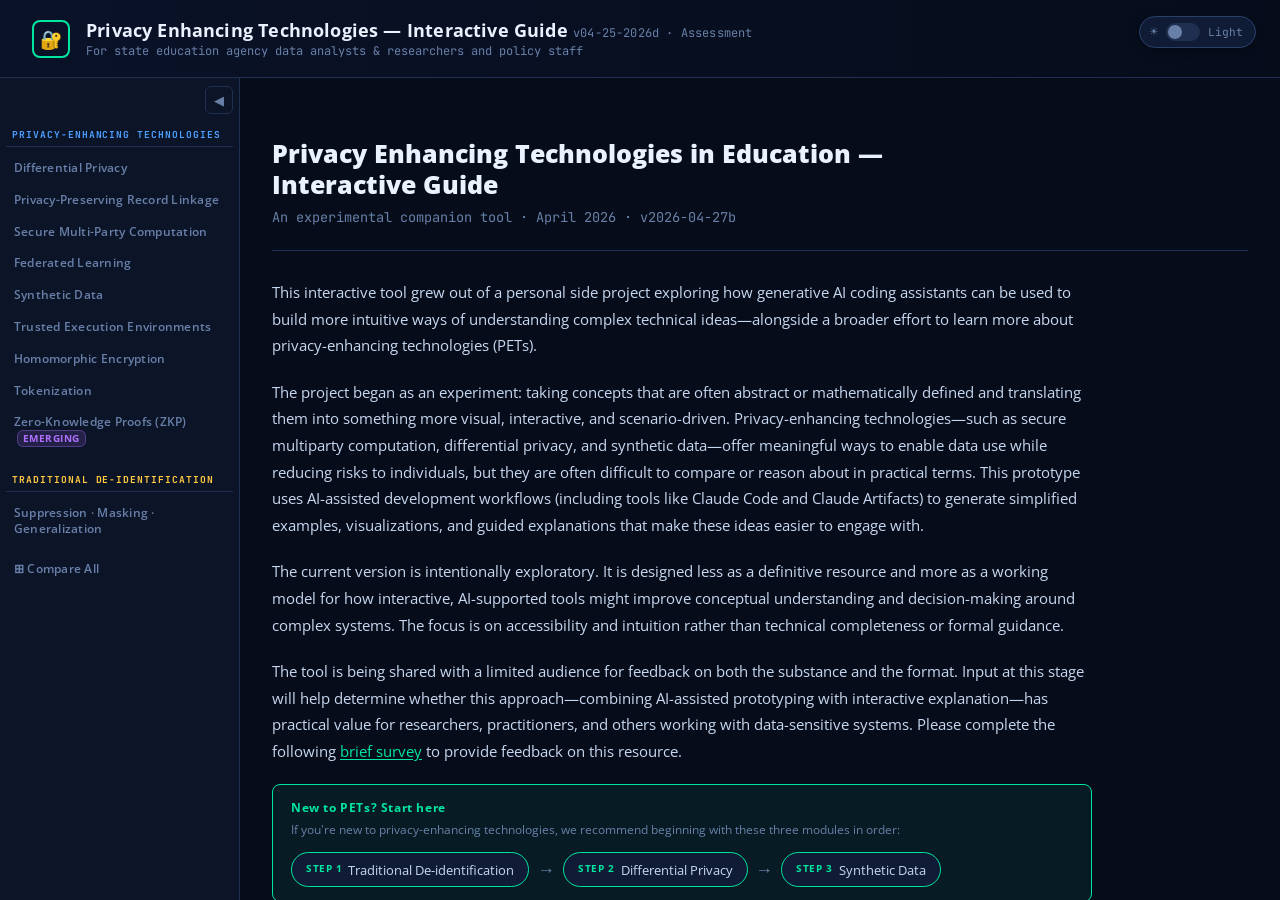
<file: index.html>
<!DOCTYPE html>
<html lang="en">
<head>
  <meta charset="UTF-8">
  <meta http-equiv="refresh" content="0; url=/pets/">
  <title>Redirecting…</title>
</head>
<body>
  <script>window.location.replace('/pets/');</script>
  <p>Redirecting to <a href="/pets/">/pets/</a>…</p>
</body>
</html>
</file>
<file: pets/styles.css>
/* =============================================================================
   Privacy Enhancing Technologies — Interactive Guide
   styles.css

   All visual styles for the PETs simulation. Organised into:
     1.  Custom properties (design tokens)
     2.  Reset & base
     3.  Layout — app shell, header, nav, main
     4.  Module header & use-case callout
     5.  Panels
     6.  Tradeoff chips
     7.  Grid helpers
     8.  Buttons
     9.  Slider
     10. Badge pills
     11. Data table
     12. Keyframe animations
     13. Module-specific — DP
     14. Module-specific — PPRL
     15. Module-specific — MPC
     16. Module-specific — Federated Learning
     17. Module-specific — Synthetic Data
     18. Module-specific — TEE
     19. Module-specific — Comparison table
     20. Step walkthrough list
     21. Module transition
     22. Tooltip system
   ============================================================================= */


/* ─────────────────────────────────────────────────────────────────────────────
   1. Custom properties (design tokens)
   ───────────────────────────────────────────────────────────────────────────── */
:root {
  /* Background layers */
  --bg:       #060c1a;
  --panel:    #0c1428;
  --panel2:   #101c35;

  /* Border shades */
  --border:   #1e2f50;
  --border2:  #2a3f6a;

  /* Brand colours */
  --mint:      #00e5a0;   /* primary accent — used for "good" / "low risk" */
  --mint-dim:  #00a06e;
  --coral:     #ff3d5a;   /* warning accent — used for "high risk" / danger */
  --coral-dim: #9b1f31;
  --amber:     #ffc940;   /* caution accent — used for "medium" values */
  --blue:      #4d9fff;   /* informational accent */
  --blue-dim:  #2a5c99;
  --purple:    #b06fff;   /* emerging/advanced accent — matches trad-module nav colour */

  /* Text hierarchy */
  --text:        #c8d8f0;   /* body copy */
  --text-dim:    #6880a8;   /* secondary / labels */
  --text-bright: #eaf2ff;   /* headings / emphasis */

  /* Typography */
  --font-display: 'Open Sans', sans-serif;
  --font-mono:    'JetBrains Mono', monospace;
}


/* ─────────────────────────────────────────────────────────────────────────────
   2. Reset & base
   ───────────────────────────────────────────────────────────────────────────── */
* { box-sizing: border-box; margin: 0; padding: 0; }
html { height: 100%; }
body {
  height: 100%;
  overflow: hidden;
  background: var(--bg);
  color: var(--text);
  font-family: var(--font-display);
}


/* ─────────────────────────────────────────────────────────────────────────────
   3. Layout — app shell, header, nav, main
   ───────────────────────────────────────────────────────────────────────────── */
.app { display: flex; flex-direction: column; height: 100vh; }

header {
  border-bottom: 1px solid var(--border);
  padding: 18px 32px;
  display: flex; align-items: center; gap: 16px;
  background: linear-gradient(90deg, #0a1228 0%, #060c1a 100%);
}

/* Small branded square in the top-left corner */
.logo-mark {
  width: 38px; height: 38px;
  border: 2px solid var(--mint);
  border-radius: 8px;
  display: flex; align-items: center; justify-content: center;
  font-size: 18px; color: var(--mint); flex-shrink: 0;
}

/* Logo + title home button — resets button chrome, inherits flex layout */
.header-home {
  display: inline-flex; align-items: center; gap: 16px;
  appearance: none; -webkit-appearance: none;
  background: none; border: none; padding: 0; margin: 0;
  cursor: pointer; text-align: left; color: inherit;
  font: inherit; line-height: inherit;
  border-radius: 6px;
  transition: opacity 0.15s;
}
.header-home:hover { opacity: 0.8; }
.header-home:hover h1 { text-decoration: underline; text-underline-offset: 3px; }

header h1 {
  font-size: 1.1rem; font-weight: 700;
  color: var(--text-bright); letter-spacing: 0.01em;
}
header p {
  font-size: 0.75rem; color: var(--text-dim);
  font-family: var(--font-mono); margin-top: 1px;
}

/* ── About page ─────────────────────────────────────────────────────────────── */
.about-hero {
  padding: 32px 0 24px;
  border-bottom: 1px solid var(--border);
  margin-bottom: 28px;
}
.about-hero .about-eyebrow {
  display: inline-block;
  font-family: var(--font-mono);
  font-size: 0.7rem;
  letter-spacing: 0.12em;
  text-transform: uppercase;
  color: var(--mint);
  margin-bottom: 10px;
}
.about-hero h2 {
  font-size: 1.55rem;
  font-weight: 800;
  color: var(--text-bright);
  line-height: 1.25;
  max-width: 720px;
  margin-bottom: 8px;
}
.about-hero .about-subtitle {
  font-size: 0.85rem;
  color: var(--text-dim);
  font-family: var(--font-mono);
}
.about-body {
  max-width: 820px;
}
.about-body p {
  font-size: 0.95rem;
  line-height: 1.75;
  color: var(--text);
  margin-bottom: 20px;
}
.about-body p a {
  color: var(--mint);
  text-decoration: underline;
  text-underline-offset: 2px;
}
.about-body p a:hover { opacity: 0.8; }
.about-disclaimer {
  margin-top: 8px;
  padding: 14px 18px;
  background: rgba(77,159,255,0.06);
  border-left: 3px solid var(--blue);
  border-radius: 0 6px 6px 0;
  font-size: 0.82rem;
  color: var(--text-dim);
  line-height: 1.65;
}
.about-disclaimer strong { color: var(--blue); }
.about-explore {
  display: flex; flex-wrap: wrap; gap: 10px;
  margin-top: 32px; padding-top: 24px;
  border-top: 1px solid var(--border);
}
.about-explore-label {
  width: 100%;
  font-size: 0.72rem;
  font-family: var(--font-mono);
  letter-spacing: 0.1em;
  text-transform: uppercase;
  color: var(--text-dim);
  margin-bottom: 2px;
}
.about-chip {
  display: inline-flex; align-items: center; gap: 6px;
  padding: 7px 14px;
  background: var(--panel2);
  border: 1px solid var(--border);
  border-radius: 20px;
  font-size: 0.8rem;
  color: var(--text);
  cursor: pointer;
  transition: border-color 0.15s, color 0.15s;
  font-family: var(--font-display);
}
.about-chip:hover {
  border-color: var(--mint);
  color: var(--mint);
}

/* App body — flex row containing sidebar nav + main content */
.app-body {
  flex: 1;
  min-height: 0;
  display: flex;
  overflow: hidden;
}

/* Module navigation — collapsible left sidebar */
nav {
  width: 240px;
  flex-shrink: 0;
  display: flex;
  flex-direction: column;
  border-right: 1px solid var(--border);
  background: var(--panel);
  overflow: hidden;
  transition: width 0.22s ease;
}
nav.nav-collapsed { width: 40px; }

/* Collapse / expand toggle button row at the top of the sidebar */
.nav-toggle-row {
  display: flex;
  justify-content: flex-end;
  padding: 8px 6px 4px;
  flex-shrink: 0;
}
#nav-toggle {
  width: 28px; height: 28px;
  border-radius: 6px;
  border: 1px solid var(--border);
  background: transparent;
  color: var(--text-dim);
  cursor: pointer;
  font-size: 0.8rem;
  display: flex; align-items: center; justify-content: center;
  flex-shrink: 0;
  transition: background 0.15s, color 0.15s;
}
#nav-toggle:hover { background: var(--panel2); color: var(--text); }

/* Visual section container for a group of related nav items */
.nav-group {
  display: flex;
  flex-direction: column;
  gap: 2px;
  padding: 0 6px 10px;
  transition: opacity 0.12s;
}
nav.nav-collapsed .nav-group { opacity: 0; pointer-events: none; }

/* Section heading above each nav group — more prominent than before */
.nav-group-label {
  display: block;
  font-size: 0.6rem; font-family: var(--font-mono);
  font-weight: 700;
  text-transform: uppercase; letter-spacing: 0.1em;
  white-space: nowrap;
  padding: 10px 6px 5px;
  border-bottom: 1px solid var(--border);
  margin-bottom: 4px;
}

/* Nav item buttons — vertical, left-aligned, text wraps */
.nav-btn {
  display: block; width: 100%;
  padding: 7px 8px; border-radius: 6px; border: none; cursor: pointer;
  font-family: var(--font-display); font-size: 0.76rem; font-weight: 600;
  color: var(--text-dim); background: transparent;
  white-space: normal; text-align: left; line-height: 1.3;
  transition: all 0.2s; letter-spacing: 0.02em;
}
.nav-btn:hover       { color: var(--text); background: var(--panel2); }
.nav-btn.active      { color: var(--bg); background: var(--mint); }

/* Special active colours for the two supplementary nav items */
.nav-btn.compare-btn.active { background: var(--amber); color: var(--bg); }
.nav-btn.trad-btn.active    { background: #b06fff; color: var(--bg); }

/* Centred, width-capped, independently scrolling content area */
main {
  flex: 1;
  min-width: 0;
  padding: 28px 32px;
  max-width: 1100px;
  margin: 0 auto;
  overflow-y: auto;
}


/* ─────────────────────────────────────────────────────────────────────────────
   4. Module header & use-case callout
   ───────────────────────────────────────────────────────────────────────────── */
.module-header { margin-bottom: 24px; }

/* Coloured "Module N of 8" pill */
.module-tag {
  display: inline-block; font-family: var(--font-mono); font-size: 0.65rem;
  padding: 3px 10px; border-radius: 4px; margin-bottom: 10px;
  letter-spacing: 0.08em; text-transform: uppercase;
}

.module-title {
  font-size: 2rem; font-weight: 800; /* Open Sans ExtraBold */
  color: var(--text-bright); line-height: 1.1;
}

.module-def {
  margin-top: 10px; font-size: 0.92rem;
  color: var(--text); line-height: 1.65;
}

/* Blue left-border callout showing a concrete education use case */
.use-case {
  margin-top: 12px; padding: 10px 14px;
  border-left: 3px solid var(--blue);
  background: rgba(77,159,255,0.06);
  border-radius: 0 6px 6px 0;
  font-size: 0.82rem; color: var(--text-dim);
  font-family: var(--font-mono);
}
.use-case strong { color: var(--blue); font-weight: 500; }


/* ─────────────────────────────────────────────────────────────────────────────
   5. Panels — generic card container
   ───────────────────────────────────────────────────────────────────────────── */
.panel {
  background: var(--panel); border: 1px solid var(--border);
  border-radius: 10px; padding: 20px;
}

/* Small all-caps label used as a panel heading */
.panel-title {
  font-size: 0.72rem; font-weight: 700;
  color: var(--text-dim); letter-spacing: 0.08em;
  text-transform: uppercase; margin-bottom: 14px;
  font-family: var(--font-mono);
}


/* ─────────────────────────────────────────────────────────────────────────────
   6. Tradeoff chips
   Each chip shows a single privacy/utility dimension. Colour indicates severity:
     val-low  = green  (favourable)
     val-med  = amber  (neutral / moderate)
     val-high = red    (unfavourable / costly)
   ───────────────────────────────────────────────────────────────────────────── */
.tradeoffs {
  display: flex; gap: 12px; margin-top: 20px; flex-wrap: wrap;
}
.tradeoff {
  flex: 1; min-width: 160px; padding: 12px 14px;
  background: var(--panel); border: 1px solid var(--border); border-radius: 8px;
}
.tradeoff-label {
  font-size: 0.65rem; font-family: var(--font-mono);
  color: var(--text-dim); text-transform: uppercase;
  letter-spacing: 0.06em; margin-bottom: 4px;
}
.tradeoff-val { font-size: 0.88rem; font-weight: 600; }
.val-high { color: var(--coral); }   /* high complexity / high risk   */
.val-med  { color: var(--amber); }   /* medium                        */
.val-low  { color: var(--mint);  }   /* low complexity / low risk     */


/* ─────────────────────────────────────────────────────────────────────────────
   7. Grid helpers
   ───────────────────────────────────────────────────────────────────────────── */
.two-col   { display: grid; grid-template-columns: 1fr 1fr;       gap: 16px; }
.three-col { display: grid; grid-template-columns: 1fr 1fr 1fr;   gap: 14px; }


/* ─────────────────────────────────────────────────────────────────────────────
   8. Buttons
   ───────────────────────────────────────────────────────────────────────────── */
.btn {
  padding: 9px 20px; border-radius: 7px; border: none; cursor: pointer;
  font-family: var(--font-display); font-weight: 700; font-size: 0.82rem;
  letter-spacing: 0.03em; transition: all 0.18s;
}
.btn-mint    { background: var(--mint); color: var(--bg); }
.btn-mint:hover { background: #00ffb0; }
.btn-coral   { background: var(--coral); color: white; }
.btn-outline {
  background: transparent; color: var(--text);
  border: 1px solid var(--border2);
}
.btn-outline:hover { border-color: var(--mint); color: var(--mint); }


/* ─────────────────────────────────────────────────────────────────────────────
   9. Slider (epsilon / probability controls)
   ───────────────────────────────────────────────────────────────────────────── */
.slider-wrap { display: flex; flex-direction: column; gap: 6px; }
.slider-wrap label {
  font-size: 0.75rem; color: var(--text-dim); font-family: var(--font-mono);
}

input[type=range] {
  -webkit-appearance: none;
  width: 100%; height: 4px;
  background: var(--border2); border-radius: 2px; outline: none;
}
input[type=range]::-webkit-slider-thumb {
  -webkit-appearance: none;
  width: 16px; height: 16px;
  background: var(--mint); border-radius: 50%; cursor: pointer;
}


/* ─────────────────────────────────────────────────────────────────────────────
   10. Badge pills — small status indicators
   ───────────────────────────────────────────────────────────────────────────── */
.badge {
  display: inline-block; padding: 2px 8px; border-radius: 4px;
  font-size: 0.65rem; font-family: var(--font-mono); font-weight: 500;
  letter-spacing: 0.04em;
}
.badge-red   { background: rgba(255,61,90,0.15);   color: var(--coral); border: 1px solid rgba(255,61,90,0.3); }
.badge-green { background: rgba(0,229,160,0.12);   color: var(--mint);  border: 1px solid rgba(0,229,160,0.25); }
.badge-amber { background: rgba(255,201,64,0.12);  color: var(--amber); border: 1px solid rgba(255,201,64,0.25); }
.badge-blue  { background: rgba(77,159,255,0.12);  color: var(--blue);  border: 1px solid rgba(77,159,255,0.25); }


/* ─────────────────────────────────────────────────────────────────────────────
   11. Data table
   ───────────────────────────────────────────────────────────────────────────── */
.data-table {
  width: 100%; border-collapse: collapse;
  font-family: var(--font-mono); font-size: 0.75rem;
}
.data-table th {
  padding: 7px 10px; text-align: left;
  color: var(--text-dim); border-bottom: 1px solid var(--border); font-weight: 500;
}
.data-table td {
  padding: 6px 10px;
  border-bottom: 1px solid rgba(30,47,80,0.5);
}
.data-table tr:hover td { background: rgba(255,255,255,0.02); }


/* ─────────────────────────────────────────────────────────────────────────────
   12. Keyframe animations
   ───────────────────────────────────────────────────────────────────────────── */

/* Gentle opacity pulse — used on TEE vault while processing */
@keyframes pulse    { 0%,100%{opacity:1} 50%{opacity:0.5} }

/* Slide up from slight offset — used on module entry */
@keyframes slideIn  { from{opacity:0;transform:translateY(12px)} to{opacity:1;transform:none} }

/* Horizontal shimmer sweep — available for loading states */
@keyframes shimmer  { 0%{background-position:-200% 0} 100%{background-position:200% 0} }

/* Float up from below — available for secondary entrance */
@keyframes floatUp  { from{opacity:0;transform:translateY(20px)} to{opacity:1;transform:none} }

/* Convenience class to trigger slideIn on any element */
.animate-in { animation: slideIn 0.35s ease forwards; }


/* ─────────────────────────────────────────────────────────────────────────────
   13. Module-specific — Differential Privacy
   ───────────────────────────────────────────────────────────────────────────── */

/* SVG bar chart rendered by D3 inside this element */
#dp-bars { width: 100%; height: 220px; }

/* Large ε value display in the control panel */
.epsilon-display {
  font-family: var(--font-mono); font-size: 1.4rem;
  font-weight: 600; color: var(--mint);
}

/* Rows in the DP stats panel (e.g. avg absolute error, privacy guarantee) */
.stat-row {
  display: flex; justify-content: space-between; align-items: center;
  padding: 8px 0; border-bottom: 1px solid var(--border);
}
.stat-label { font-size: 0.75rem; color: var(--text-dim); font-family: var(--font-mono); }
.stat-val   { font-family: var(--font-mono); font-size: 0.85rem; font-weight: 500; }


/* ─────────────────────────────────────────────────────────────────────────────
   14. Module-specific — PPRL (Privacy-Preserving Record Linkage)
   ───────────────────────────────────────────────────────────────────────────── */

/* 3-column grid: Agency A | divider | Agency B */
.pprl-arena {
  display: grid; grid-template-columns: 1fr 60px 1fr;
  gap: 0; align-items: start; margin-top: 4px;
}

/* Vertical red divider between the two agencies */
.pprl-divider {
  display: flex; flex-direction: column; align-items: center;
  justify-content: flex-start; padding-top: 36px;
  color: var(--coral); font-size: 1.2rem;
}
.pprl-divider span {
  width: 2px; flex: 1;
  background: linear-gradient(to bottom, var(--coral-dim), transparent);
  margin-top: 6px;
}

/* Individual record row in either agency panel */
.record-row {
  display: flex; align-items: center; gap: 8px; margin-bottom: 6px;
  padding: 6px 8px; border-radius: 6px; border: 1px solid transparent;
  transition: all 0.3s; font-size: 0.75rem; font-family: var(--font-mono);
}
/* Green highlight when a match is found across agencies */
.record-row.matched {
  border-color: var(--mint) !important;
  background: rgba(0,229,160,0.08) !important;
}

.record-name  { color: var(--coral); font-weight: 500; min-width: 90px; }
.record-dob   { color: var(--text-dim); font-size: 0.7rem; }

/* Bloom-filter hash — hidden until the encode step animates it visible */
.record-hash {
  color: var(--text-dim); font-size: 0.65rem;
  overflow: hidden; text-overflow: ellipsis; white-space: nowrap;
  max-width: 120px; opacity: 0; transition: opacity 0.4s;
}
.record-hash.visible { opacity: 1; color: var(--mint); }

/* Wrapper needed for absolutely-positioned SVG match-line overlay */
.pprl-outer  { position: relative; }
svg.pprl-svg {
  position: absolute; top: 0; left: 0;
  width: 100%; height: 100%; pointer-events: none;
}


/* ─────────────────────────────────────────────────────────────────────────────
   15. Module-specific — MPC (Secure Multi-Party Computation)
   ───────────────────────────────────────────────────────────────────────────── */

/* Three school cards side-by-side */
.mpc-schools {
  display: grid; grid-template-columns: repeat(3, 1fr);
  gap: 14px; margin-bottom: 14px;
}
.school-card {
  background: var(--panel); border: 1px solid var(--border);
  border-radius: 10px; padding: 16px; text-align: center;
}
.school-card .school-name {
  font-size: 0.7rem; font-weight: 700; color: var(--text-dim);
  text-transform: uppercase; letter-spacing: 0.06em;
  font-family: var(--font-mono); margin-bottom: 8px;
}

/* Score value: shown as ??? until the MPC reveal step */
.school-score {
  font-size: 2.2rem; font-weight: 800;
  font-family: var(--font-mono); color: var(--coral);
  transition: all 0.5s;
}
.school-score.revealed { color: var(--mint); }
.school-score.hidden-score::after { content: '???'; }

/* Central result box showing the computed aggregate */
.mpc-center {
  background: var(--panel2); border: 1px dashed var(--border2);
  border-radius: 10px; padding: 16px; text-align: center; margin-bottom: 14px;
}
.mpc-result {
  font-size: 2rem; font-weight: 800;
  color: var(--amber); font-family: var(--font-mono);
  min-height: 48px; transition: all 0.5s;
}

/* Secret-share chips that animate in during the MPC simulation */
.share-flow {
  display: flex; gap: 6px; justify-content: center;
  flex-wrap: wrap; margin: 8px 0; min-height: 28px;
}
.share-chip {
  padding: 3px 8px; border-radius: 4px;
  font-family: var(--font-mono); font-size: 0.72rem;
  border: 1px solid; opacity: 0; transition: opacity 0.3s;
}
.share-chip.show { opacity: 1; }


/* ─────────────────────────────────────────────────────────────────────────────
   16. Module-specific — Federated Learning
   ───────────────────────────────────────────────────────────────────────────── */

/* D3 network diagram canvas */
#fl-canvas { width: 100%; height: 260px; }

/* Colour key beneath the network diagram */
.fl-legend { display: flex; gap: 16px; flex-wrap: wrap; margin-top: 8px; }
.fl-legend-item {
  display: flex; align-items: center; gap: 6px;
  font-size: 0.72rem; color: var(--text-dim); font-family: var(--font-mono);
}
.fl-legend-dot { width: 10px; height: 10px; border-radius: 50%; }


/* ─────────────────────────────────────────────────────────────────────────────
   17. Module-specific — Synthetic Data
   ───────────────────────────────────────────────────────────────────────────── */

/* Real vs Synthetic toggle switch */
.synth-toggle {
  display: flex; background: var(--panel2); border-radius: 8px;
  border: 1px solid var(--border); overflow: hidden;
  margin-bottom: 12px; width: fit-content;
}
.toggle-opt {
  padding: 8px 18px; font-size: 0.78rem; font-weight: 600;
  cursor: pointer; transition: all 0.2s; color: var(--text-dim);
}
.toggle-opt.active { background: var(--mint); color: var(--bg); }

/* Tab / phase-stepper button — used in Synthetic Data module */
.btn-tab {
  padding: 7px 14px; border-radius: 6px; border: 1px solid var(--border2);
  cursor: pointer; font-family: var(--font-display); font-size: 0.78rem; font-weight: 600;
  color: var(--text-dim); background: transparent; white-space: nowrap;
  transition: all 0.2s;
}
.btn-tab:hover  { color: var(--text); border-color: var(--mint); }
.btn-tab.active { background: var(--mint); color: var(--bg); border-color: var(--mint); }

/* ── DP Synthetic panel ────────────────────────────────────────────────────────
   All backgrounds use rgba tints of existing palette tokens so they adapt to
   both dark and light mode without separate overrides.
   ─────────────────────────────────────────────────────────────────────────── */

/* Stage rows inside each pipeline column */
.dp-stage       { padding: 10px 12px; border-bottom: 1px solid var(--border); font-size: .78rem; line-height: 1.5; display: flex; flex-direction: column; gap: 4px; transition: background .3s; }
.dp-stage:last-child { border-bottom: none; }
.dp-stage-num   { display: inline-flex; align-items: center; justify-content: center; width: 18px; height: 18px; border-radius: 50%; font-size: .65rem; font-weight: 700; margin-right: 6px; flex-shrink: 0; }

/* Plain (unprotected) pipeline */
.dp-pipe-plain-wrap   { border: 1px solid var(--border2); border-radius: 8px; overflow: hidden; }
.dp-pipe-plain-header { background: var(--panel2); color: var(--text-dim); padding: 9px 13px; font-size: .78rem; font-weight: 700; }
.dp-stage-num-plain   { background: var(--border2); color: var(--text-dim); }

/* DP (protected) pipeline */
.dp-pipe-dp-wrap   { border: 2px solid var(--mint); border-radius: 8px; overflow: hidden; }
.dp-pipe-dp-header { background: rgba(0,229,160,0.07); color: var(--mint); padding: 9px 13px; font-size: .78rem; font-weight: 700; }
.dp-stage-num-dp   { background: rgba(0,229,160,0.12); color: var(--mint); }

/* Record tiles */
.dp-recs { display: flex; flex-wrap: wrap; gap: 4px; margin-top: 6px; }
.dp-rec  { width: 22px; height: 22px; border-radius: 4px; font-size: .6rem; display: flex; align-items: center; justify-content: center; font-weight: 700; }
.dp-rec-real      { background: rgba(77,159,255,0.10);  border: 1px solid var(--blue);  color: var(--blue); }
.dp-rec-outlier   { background: rgba(255,61,90,0.14);   border: 2px solid var(--coral); color: var(--coral); }
.dp-rec-synth     { background: rgba(0,229,160,0.10);   border: 1px solid var(--mint);  color: var(--mint); }
.dp-rec-leaked    { background: rgba(255,61,90,0.20);   border: 2px solid var(--coral); color: var(--coral); transform: scale(1.1); }
.dp-rec-synth-dp  { background: rgba(0,229,160,0.07);   border: 1px dashed var(--mint); color: var(--mint); }
.dp-rec-protected { background: rgba(0,229,160,0.04);   border: 1px dashed var(--mint); color: var(--mint); opacity: .55; }

/* Attack result boxes */
.dp-attack-fail { background: rgba(255,61,90,0.10);  color: var(--coral); border: 1px solid var(--coral); border-radius: 6px; padding: 9px 12px; font-size: .76rem; font-weight: 600; margin-top: 8px; }
.dp-attack-pass { background: rgba(0,229,160,0.07);  color: var(--mint);  border: 1px solid var(--mint);  border-radius: 6px; padding: 9px 12px; font-size: .76rem; font-weight: 600; margin-top: 8px; }

/* Training badges */
.dp-badge       { display: inline-block; padding: 1px 7px; border-radius: 8px; font-size: .63rem; font-weight: 700; margin-left: 6px; }
.dp-badge-amber { background: rgba(255,201,64,0.12);  color: var(--amber); border: 1px solid var(--amber); }
.dp-badge-green { background: rgba(0,229,160,0.10);   color: var(--mint);  border: 1px solid var(--mint); }

/* Epsilon slider and value display */
.dp-eps-slider {
  -webkit-appearance: none; width: 100%; height: 6px; border-radius: 3px; outline: none; cursor: pointer;
  background: linear-gradient(90deg, var(--mint), var(--amber), var(--coral));
}
.dp-eps-val { font-family: monospace; font-size: .85rem; color: var(--mint); font-weight: 700; }

/* Epsilon interpretation box — base + three state modifiers */
.dp-eps-interp          { margin-top: 6px; font-size: .71rem; padding: 7px 10px; border-radius: 6px; border-left: 2px solid var(--mint); background: rgba(0,229,160,0.05); }
.dp-eps-interp-strict   { border-color: var(--mint)  !important; background: rgba(0,229,160,0.05)  !important; }
.dp-eps-interp-moderate { border-color: var(--amber) !important; background: rgba(255,201,64,0.05) !important; }
.dp-eps-interp-loose    { border-color: var(--coral) !important; background: rgba(255,61,90,0.05)  !important; }

/* Advanced panel chrome */
.dp-panel-advanced { border-color: var(--purple) !important; margin-top: 20px; }
.dp-panel-advanced .panel-title { color: var(--purple); margin-bottom: 0; }
.dp-emerging-badge { background: rgba(176,111,255,0.12); color: var(--purple); border: 1px solid var(--purple); border-radius: 10px; padding: 1px 8px; font-size: .65rem; font-weight: 700; }
.dp-insight { background: var(--panel2); border-left: 3px solid var(--purple); border-radius: 0 6px 6px 0; padding: 12px 15px; font-size: .79rem; color: var(--text-dim); line-height: 1.6; }


/* ─────────────────────────────────────────────────────────────────────────────
   18. Module-specific — Trusted Execution Environments (TEE)
   ───────────────────────────────────────────────────────────────────────────── */

/* 3-column diagram: Outside (red) | Enclave (amber) | Outside (green) */
.tee-diagram {
  display: grid; grid-template-columns: 1fr 180px 1fr;
  gap: 0; align-items: stretch; min-height: 200px;
}

/* Left side — data source, untrusted zone */
.tee-outside {
  background: rgba(255,61,90,0.05); border: 1px solid rgba(255,61,90,0.2);
  border-radius: 10px 0 0 10px; padding: 16px;
}

/* Middle — the secure hardware enclave */
.tee-enclave {
  background: rgba(0,0,0,0.4);
  border-top: 1px solid var(--amber); border-bottom: 1px solid var(--amber);
  display: flex; flex-direction: column; align-items: center;
  justify-content: center; padding: 12px;
  position: relative; overflow: hidden;
}
/* Diagonal hatching pattern to visually indicate the enclave boundary */
.tee-enclave::before {
  content: ''; position: absolute; inset: 0;
  background: repeating-linear-gradient(
    45deg,
    rgba(255,201,64,0.03) 0px, rgba(255,201,64,0.03) 1px,
    transparent 1px, transparent 8px
  );
}

/* Right side — approved output zone */
.tee-outside-right {
  background: rgba(0,229,160,0.05); border: 1px solid rgba(0,229,160,0.2);
  border-radius: 0 10px 10px 0; padding: 16px;
}

/* Section label inside a TEE column */
.tee-label {
  font-size: 0.65rem; font-family: var(--font-mono); font-weight: 700;
  text-transform: uppercase; letter-spacing: 0.08em; margin-bottom: 10px;
}

/* Individual data record items flowing through the diagram */
.data-packet {
  display: flex; align-items: center; gap: 6px; margin-bottom: 6px;
  padding: 5px 8px; border-radius: 5px; font-size: 0.72rem;
  font-family: var(--font-mono); transition: all 0.4s;
}
/* Three packet states: plaintext → encrypted → result */
.packet-plain  { background: rgba(255,61,90,0.1);   border: 1px solid rgba(255,61,90,0.25);   color: var(--coral); }
.packet-enc    { background: rgba(255,201,64,0.1);  border: 1px solid rgba(255,201,64,0.25);  color: var(--amber); }
.packet-result { background: rgba(0,229,160,0.1);   border: 1px solid rgba(0,229,160,0.25);   color: var(--mint);  }

.lock-icon { font-size: 0.9rem; }

/* Hardware vault icon in the enclave */
.tee-vault {
  width: 70px; height: 70px; border: 2px solid var(--amber);
  border-radius: 12px; display: flex; align-items: center;
  justify-content: center; font-size: 2rem; position: relative;
  background: rgba(0,0,0,0.5);
}
/* Pulsing animation while the enclave is running a computation */
.tee-vault.processing { animation: pulse 0.8s ease infinite; border-color: var(--mint); }

/* Animated directional arrow between diagram columns */
.flow-arrow {
  display: flex; align-items: center; justify-content: center;
  padding: 6px 0; color: var(--text-dim); font-size: 1.2rem;
  opacity: 0; transition: opacity 0.4s;
}
.flow-arrow.show { opacity: 1; }


/* ─────────────────────────────────────────────────────────────────────────────
   19. Module-specific — Comparison table
   ───────────────────────────────────────────────────────────────────────────── */
.compare-table { width: 100%; border-collapse: collapse; margin-top: 16px; }
.compare-table th {
  padding: 10px 14px; font-size: 0.7rem; font-family: var(--font-mono);
  color: var(--text-dim); text-transform: uppercase; letter-spacing: 0.06em;
  border-bottom: 1px solid var(--border); text-align: left;
}
/* Technique name column header — slightly larger than dimension headers */
.compare-table th:first-child { color: var(--text-bright); font-size: 0.78rem; }

.compare-table td {
  padding: 9px 14px; border-bottom: 1px solid rgba(30,47,80,0.4);
  font-size: 0.78rem; vertical-align: middle;
}
.compare-table tr:hover td { background: rgba(255,255,255,0.02); }
/* Technique name cell — bold, separated from dimension values */
.compare-table td:first-child {
  font-weight: 700; color: var(--text-bright); font-size: 0.8rem;
  border-right: 1px solid var(--border);
}

/* Colour-coded cell values in the comparison table */
.cell-yes     { color: var(--mint);  font-family: var(--font-mono); font-size: 0.75rem; }
.cell-no      { color: var(--coral); font-family: var(--font-mono); font-size: 0.75rem; }
.cell-partial { color: var(--amber); font-family: var(--font-mono); font-size: 0.75rem; }

/* Dot-bar visualisation for implementation complexity */
.complexity-bar { display: flex; gap: 3px; align-items: center; }
.complexity-dot       { width: 8px; height: 8px; border-radius: 50%; background: var(--border2); }
.complexity-dot.filled { background: var(--amber); }


/* ─────────────────────────────────────────────────────────────────────────────
   20. Step walkthrough list
   Animated numbered steps shown during each module's simulation.
   States: default (dim) → active (highlighted) → done (slightly dim)
   ───────────────────────────────────────────────────────────────────────────── */
.step-list { display: flex; flex-direction: column; gap: 6px; margin-top: 10px; }

.step {
  display: flex; align-items: flex-start; gap: 10px; padding: 8px 10px;
  border-radius: 6px; border: 1px solid var(--border);
  font-size: 0.78rem; opacity: 0.4; transition: all 0.4s;
}
.step.active { opacity: 1; background: rgba(0,229,160,0.05); border-color: rgba(0,229,160,0.3); }
.step.done   { opacity: 0.7; }

/* Circular step number badge */
.step-num {
  width: 20px; height: 20px; border-radius: 50%; background: var(--border2);
  display: flex; align-items: center; justify-content: center;
  font-size: 0.65rem; font-family: var(--font-mono);
  flex-shrink: 0; color: var(--text-dim);
}
.step.active .step-num { background: var(--mint);     color: var(--bg);  }
.step.done   .step-num { background: var(--mint-dim); color: white;      }


/* ─────────────────────────────────────────────────────────────────────────────
   21. Module transition
   Wraps all module content; re-triggers slideIn when module changes.
   ───────────────────────────────────────────────────────────────────────────── */
#module-content { animation: slideIn 0.25s ease; }


/* ─────────────────────────────────────────────────────────────────────────────
   22. Tooltip system
   Floating definition panel that appears on hover or click of .tip-lbl elements.
   States: default (hidden) → .show (visible) → .pinned (click-locked, with ✕)
   ───────────────────────────────────────────────────────────────────────────── */
#tt {
  position: fixed; z-index: 9999; pointer-events: none;
  max-width: 300px; min-width: 200px;
  background: #0e1c38; border: 1px solid var(--border2);
  border-radius: 9px; padding: 11px 14px;
  box-shadow: 0 8px 32px rgba(0,0,0,0.6), 0 0 0 1px rgba(0,229,160,0.08);
  opacity: 0; transition: opacity 0.15s ease, transform 0.15s ease;
  transform: translateY(4px);
  font-family: var(--font-display); font-size: 0.76rem; line-height: 1.55;
  color: var(--text); will-change: transform, opacity;
}
#tt.show   { opacity: 1; transform: translateY(0); pointer-events: auto; }

/* Term label at top of tooltip (all-caps monospace) */
#tt-term {
  font-size: 0.65rem; font-family: var(--font-mono); font-weight: 600;
  color: var(--mint); text-transform: uppercase; letter-spacing: 0.07em;
  margin-bottom: 5px;
}

#tt-body { color: var(--text); }

/* Close button — hidden by default, shown only in pinned state */
#tt-close {
  display: none; position: absolute; top: 7px; right: 9px;
  font-size: 0.7rem; color: var(--text-dim); cursor: pointer;
  pointer-events: auto; background: none; border: none;
  padding: 2px 4px; font-family: var(--font-mono);
}

/* Pinned state: user clicked a tooltip to lock it open */
#tt.pinned #tt-close { display: block; }
#tt.pinned { pointer-events: auto; border-color: rgba(0,229,160,0.35); }

/* The inline trigger element that opens a tooltip on hover/click */
.tip-lbl {
  cursor: help; display: inline-flex; align-items: center; gap: 4px;
}
/* Small circular ⓘ icon next to the label text */
.tip-lbl .tip-icon {
  display: inline-flex; align-items: center; justify-content: center;
  width: 13px; height: 13px; border-radius: 50%;
  border: 1px solid var(--border2); color: var(--text-dim);
  font-size: 0.55rem; font-family: var(--font-mono);
  flex-shrink: 0; font-style: normal;
  transition: border-color 0.15s, color 0.15s;
}
.tip-lbl:hover .tip-icon,
.tip-lbl.pinned .tip-icon { border-color: var(--mint); color: var(--mint); }


/* =============================================================================
   23. Module-specific tab active states
   These apply to the DP Global/Local tab switcher and the Traditional
   De-identification sub-technique tab switcher. Defined here rather than
   injected inline so the stylesheet stays the single source of truth.
   ============================================================================= */

/* DP tab switcher — mint accent when active */
.dp-tab-btn.active-dp  { border-color: var(--mint)   !important; color: var(--mint)   !important; }

/* Traditional De-id tab switcher — purple accent when active */
.active-trad           { border-color: #b06fff !important; color: #b06fff !important; }


/* =============================================================================
   24. Dark / Light mode theming
   The default is dark mode (the :root values above).
   When <body> has class "light-mode", these properties override the dark tokens
   with light-mode brand colours:
     Primary:   #01B8FC (blue), #231f23 (near-black), #59545b (dark grey)
     Secondary: #CCF1FE (light blue), #FFBD59 (gold), #7ED957 (green)
   ============================================================================= */

body.light-mode {
  /* Background layers */
  --bg:       #f4f9ff;
  --panel:    #ffffff;
  --panel2:   #e8f4fd;

  /* Border shades */
  --border:   #cce4f7;
  --border2:  #99cef0;

  /* Accent colours mapped to light-mode palette */
  --mint:      #01B8FC;   /* Primary Blue — replaces dark-mode mint */
  --mint-dim:  #0190c8;
  --coral:     #e03050;   /* kept warm-red for "risk" indicators */
  --coral-dim: #f7c5ce;
  --amber:     #FFBD59;   /* Secondary Gold */
  --blue:      #0080cc;   /* deeper blue for info callouts */
  --blue-dim:  #CCF1FE;   /* light blue — used as subtle bg tint */

  /* Text hierarchy */
  --text:        #231f23;   /* near-black */
  --text-dim:    #59545b;   /* dark grey */
  --text-bright: #06080c;   /* near-black for headings */

  /* Override hard-coded dark backgrounds */
  background: var(--bg);
  color: var(--text);
}

/* Header gradient in light mode */
body.light-mode header {
  background: linear-gradient(90deg, #e0f4fe 0%, #f4f9ff 100%);
  border-bottom-color: var(--border);
}

/* Nav panel in light mode */
body.light-mode nav { background: var(--panel); }

/* Active nav button in light mode uses primary blue */
body.light-mode .nav-btn.active { color: #ffffff; background: var(--mint); }

/* Trad module active button keeps its purple */
body.light-mode .nav-btn.trad-btn.active { background: #8b4fc8; color: #fff; }

/* Tooltip in light mode */
body.light-mode #tt {
  background: #fff;
  border-color: var(--border2);
  box-shadow: 0 8px 24px rgba(0,0,0,0.12), 0 0 0 1px rgba(1,184,252,0.18);
}

/* Panels in light mode */
body.light-mode .panel {
  background: var(--panel);
  border-color: var(--border);
}

/* DP / FL canvas areas need explicit bg in light mode */
body.light-mode canvas,
body.light-mode svg { background: transparent; }


/* =============================================================================
   25. Theme toggle button — fixed in the upper-right corner
   Uses an industry-standard pill/switch pattern with a sun ☀ / moon ☾ icon.
   ============================================================================= */

#theme-toggle {
  position: fixed;
  top: 16px;
  right: 24px;
  z-index: 1000;

  display: flex;
  align-items: center;
  gap: 8px;

  background: var(--panel2);
  border: 1px solid var(--border2);
  border-radius: 999px;
  padding: 6px 12px 6px 10px;
  cursor: pointer;
  font-family: var(--font-mono);
  font-size: 0.7rem;
  color: var(--text-dim);
  transition: background 0.2s, border-color 0.2s, color 0.2s;
  box-shadow: 0 2px 8px rgba(0,0,0,0.25);
  user-select: none;
  white-space: nowrap;
}

#theme-toggle:hover {
  border-color: var(--mint);
  color: var(--mint);
}

/* The sliding pill track */
#theme-toggle .toggle-track {
  position: relative;
  width: 34px;
  height: 18px;
  background: var(--border);
  border-radius: 999px;
  transition: background 0.25s;
  flex-shrink: 0;
}
body.light-mode #theme-toggle .toggle-track {
  background: var(--mint);
}

/* The sliding knob */
#theme-toggle .toggle-knob {
  position: absolute;
  top: 2px;
  left: 2px;
  width: 14px;
  height: 14px;
  background: var(--text-dim);
  border-radius: 50%;
  transition: transform 0.25s, background 0.25s;
}
body.light-mode #theme-toggle .toggle-knob {
  transform: translateX(16px);
  background: #ffffff;
}

/* Icon characters */
#theme-toggle .toggle-icon { font-size: 0.85rem; line-height: 1; }

/* ── ZKP Module ────────────────────────────────────────────────────────────── */

/* Marble analogy */
.zkp-marble-view { display:flex; justify-content:center; gap:24px; margin:16px 0; }
.zkp-marble { width:64px; height:64px; border-radius:50%; box-shadow:inset -10px -10px 20px rgba(0,0,0,.4),0 4px 10px rgba(0,0,0,.3); transition:background .4s,transform .3s; }
.zkp-marble.red    { background:radial-gradient(circle at 35% 35%,#ff6b6b,#c0392b); }
.zkp-marble.green  { background:radial-gradient(circle at 35% 35%,#55efc4,#00b894); }
.zkp-marble.hidden { background:radial-gradient(circle at 35% 35%,rgba(120,120,130,0.7),rgba(55,55,65,0.9)); }
.zkp-marble.swap-anim { transform:scale(1.15); }
.zkp-marble-label { text-align:center; font-size:.7rem; color:var(--text-dim); margin-top:6px; }

/* Confidence bar */
.zkp-conf-wrap { background:var(--panel2); border-radius:6px; height:12px; margin:10px 0; overflow:hidden; }
.zkp-conf-bar  { height:100%; background:linear-gradient(90deg,var(--blue),var(--mint)); border-radius:6px; transition:width .5s ease; width:0%; }
.zkp-conf-row  { display:flex; justify-content:space-between; font-size:.78rem; color:var(--text-dim); }

/* Three-principle grid — hidden until first principle is unlocked */
.zkp-principles { display:none; grid-template-columns:repeat(3,1fr); gap:12px; margin-top:20px; }
.zkp-principles.active { display:grid; }
@media(max-width:600px){ .zkp-principles.active { grid-template-columns:1fr; } }
.zkp-principle { background:var(--panel2); border:1px solid var(--border); border-radius:8px; padding:14px; opacity:0; transform:translateY(12px); transition:all .5s; }
.zkp-principle.revealed { opacity:1; transform:translateY(0); }
.zkp-p-icon  { font-size:1.4rem; margin-bottom:6px; }
.zkp-p-label { font-weight:700; font-size:.82rem; margin-bottom:4px; }
.zkp-p-label.mint   { color:var(--mint); }
.zkp-p-label.blue   { color:var(--blue); }
.zkp-p-label.purple { color:var(--purple); }
.zkp-p-desc  { font-size:.75rem; color:var(--text-dim); line-height:1.4; }

/* Scenario selector */
.zkp-scenario-grid { display:grid; grid-template-columns:repeat(3,1fr); gap:14px; margin-bottom:24px; }
@media(max-width:620px){ .zkp-scenario-grid { grid-template-columns:1fr; } }
.zkp-sc-card { background:var(--panel); border:2px solid var(--border); border-radius:10px; padding:18px; cursor:pointer; transition:all .2s; text-align:left; }
.zkp-sc-card:hover    { border-color:var(--blue); background:var(--panel2); }
.zkp-sc-card.selected { border-color:var(--mint); background:rgba(0,229,160,0.05); }
.zkp-sc-icon  { font-size:1.8rem; margin-bottom:8px; }
.zkp-sc-title { font-weight:700; font-size:.9rem; margin-bottom:4px; }
.zkp-sc-desc  { font-size:.75rem; color:var(--text-dim); line-height:1.4; }

/* Proof arena actors */
.zkp-proof-arena { background:var(--panel); border:1px solid var(--border); border-radius:10px; padding:24px; }
.zkp-actors { display:flex; justify-content:space-between; align-items:flex-start; margin-bottom:24px; gap:12px; }
.zkp-actor  { text-align:center; flex:0 0 100px; }
.zkp-actor-icon { width:60px; height:60px; border-radius:50%; display:flex; align-items:center; justify-content:center; font-size:1.5rem; margin:0 auto 8px; border:2px solid var(--border); }
.zkp-actor-icon.prover   { border-color:var(--mint); background:rgba(0,229,160,0.06); }
.zkp-actor-icon.verifier { border-color:var(--blue); background:rgba(77,159,255,0.06); }
.zkp-actor-label { font-size:.75rem; font-weight:700; color:var(--text-dim); text-transform:uppercase; letter-spacing:.06em; }
.zkp-actor-role  { font-size:.7rem; color:var(--text-dim); margin-top:2px; }

/* Proof channel */
.zkp-channel      { flex:1; position:relative; display:flex; align-items:center; justify-content:center; min-height:80px; }
.zkp-channel-line { position:absolute; top:50%; left:0; right:0; height:2px; background:var(--border); transform:translateY(-50%); }
.zkp-channel-msg  { background:var(--panel2); border:1px solid var(--border); border-radius:6px; padding:8px 12px; font-size:.75rem; text-align:center; max-width:180px; z-index:1; transition:all .4s; opacity:0; transform:scale(.9); }
.zkp-channel-msg.show  { opacity:1; transform:scale(1); }
.zkp-channel-msg.mint  { border-color:var(--mint);  color:var(--mint); }
.zkp-channel-msg.blue  { border-color:var(--blue);  color:var(--blue); }
.zkp-channel-msg.amber { border-color:var(--amber); color:var(--amber); }

/* Step log */
.zkp-step-log   { margin-top:16px; display:flex; flex-direction:column; gap:8px; }
.zkp-step-entry { background:var(--panel2); border-left:3px solid var(--border); border-radius:0 6px 6px 0; padding:10px 14px; font-size:.78rem; line-height:1.5; opacity:0; transform:translateX(-8px); transition:all .4s; }
.zkp-step-entry.show   { opacity:1; transform:translateX(0); }
.zkp-step-entry.mint   { border-color:var(--mint); }
.zkp-step-entry.blue   { border-color:var(--blue); }
.zkp-step-entry.amber  { border-color:var(--amber); }
.zkp-step-entry.purple { border-color:var(--purple); }
.zkp-step-entry strong { color:var(--text); }

/* FERPA pipeline */
.zkp-pipeline { display:grid; grid-template-columns:1fr 1fr; gap:16px; }
@media(max-width:620px){ .zkp-pipeline { grid-template-columns:1fr; } }
.zkp-pipe         { border-radius:10px; overflow:hidden; border:1px solid var(--border); }
.zkp-pipe-header  { padding:12px 16px; font-weight:700; font-size:.82rem; display:flex; align-items:center; gap:8px; border-bottom:1px solid var(--border); }
.zkp-pipe-header.legacy { background:rgba(255,99,88,0.1);  color:var(--coral); }
.zkp-pipe-header.zkp-ok { background:rgba(0,229,160,0.08); color:var(--mint); }
.zkp-pipe-steps   { padding:14px; }
.zkp-pipe-step    { display:flex; align-items:flex-start; gap:10px; padding:8px 0; border-bottom:1px solid var(--border); font-size:.78rem; line-height:1.4; }
.zkp-pipe-step:last-child { border-bottom:none; }
.zkp-pipe-step-icon { font-size:1rem; flex-shrink:0; margin-top:1px; }
.zkp-pipe-result  { padding:12px 16px; font-size:.78rem; font-weight:600; display:flex; align-items:center; gap:8px; }
.zkp-pipe-result.bad  { background:rgba(255,99,88,0.1);  color:var(--coral); }
.zkp-pipe-result.good { background:rgba(0,229,160,0.08); color:var(--mint); }

/* Tradeoff tiles */
.zkp-tiles { display:grid; grid-template-columns:repeat(2,1fr); gap:14px; }
@media(max-width:500px){ .zkp-tiles { grid-template-columns:1fr; } }
.zkp-tile       { background:var(--panel); border:1px solid var(--border); border-radius:10px; padding:18px; }
.zkp-tile-label { font-size:.72rem; font-weight:700; text-transform:uppercase; letter-spacing:.08em; margin-bottom:8px; }
.zkp-tile-label.mint   { color:var(--mint); }
.zkp-tile-label.blue   { color:var(--blue); }
.zkp-tile-label.amber  { color:var(--amber); }
.zkp-tile-label.purple { color:var(--purple); }
.zkp-rating { display:flex; gap:4px; margin-bottom:8px; }
.zkp-dot              { width:14px; height:14px; border-radius:50%; background:var(--border); }
.zkp-dot.filled.mint   { background:var(--mint); }
.zkp-dot.filled.blue   { background:var(--blue); }
.zkp-dot.filled.amber  { background:var(--amber); }
.zkp-dot.filled.purple { background:var(--purple); }
.zkp-tile-text { font-size:.78rem; color:var(--text-dim); line-height:1.5; }

/* NIZKP output area */
.zkp-nizkp { background:var(--bg); border:1px solid var(--border); border-radius:8px; padding:14px; font-size:.78rem; min-height:80px; color:var(--text-dim); font-family:var(--font-mono); line-height:1.8; }

/* Resource cards */
.zkp-resource-item  { background:var(--panel); border:1px solid var(--border); border-radius:8px; padding:14px 16px; display:flex; gap:12px; align-items:flex-start; }
.zkp-resource-icon  { font-size:1.2rem; flex-shrink:0; }
.zkp-resource-title { font-weight:600; font-size:.85rem; margin-bottom:2px; }
.zkp-resource-desc  { font-size:.75rem; color:var(--text-dim); line-height:1.4; }
.zkp-resource-tag   { display:inline-block; background:var(--panel2); border:1px solid var(--border); border-radius:10px; padding:1px 8px; font-size:.65rem; color:var(--text-dim); margin-top:4px; }
</file>
